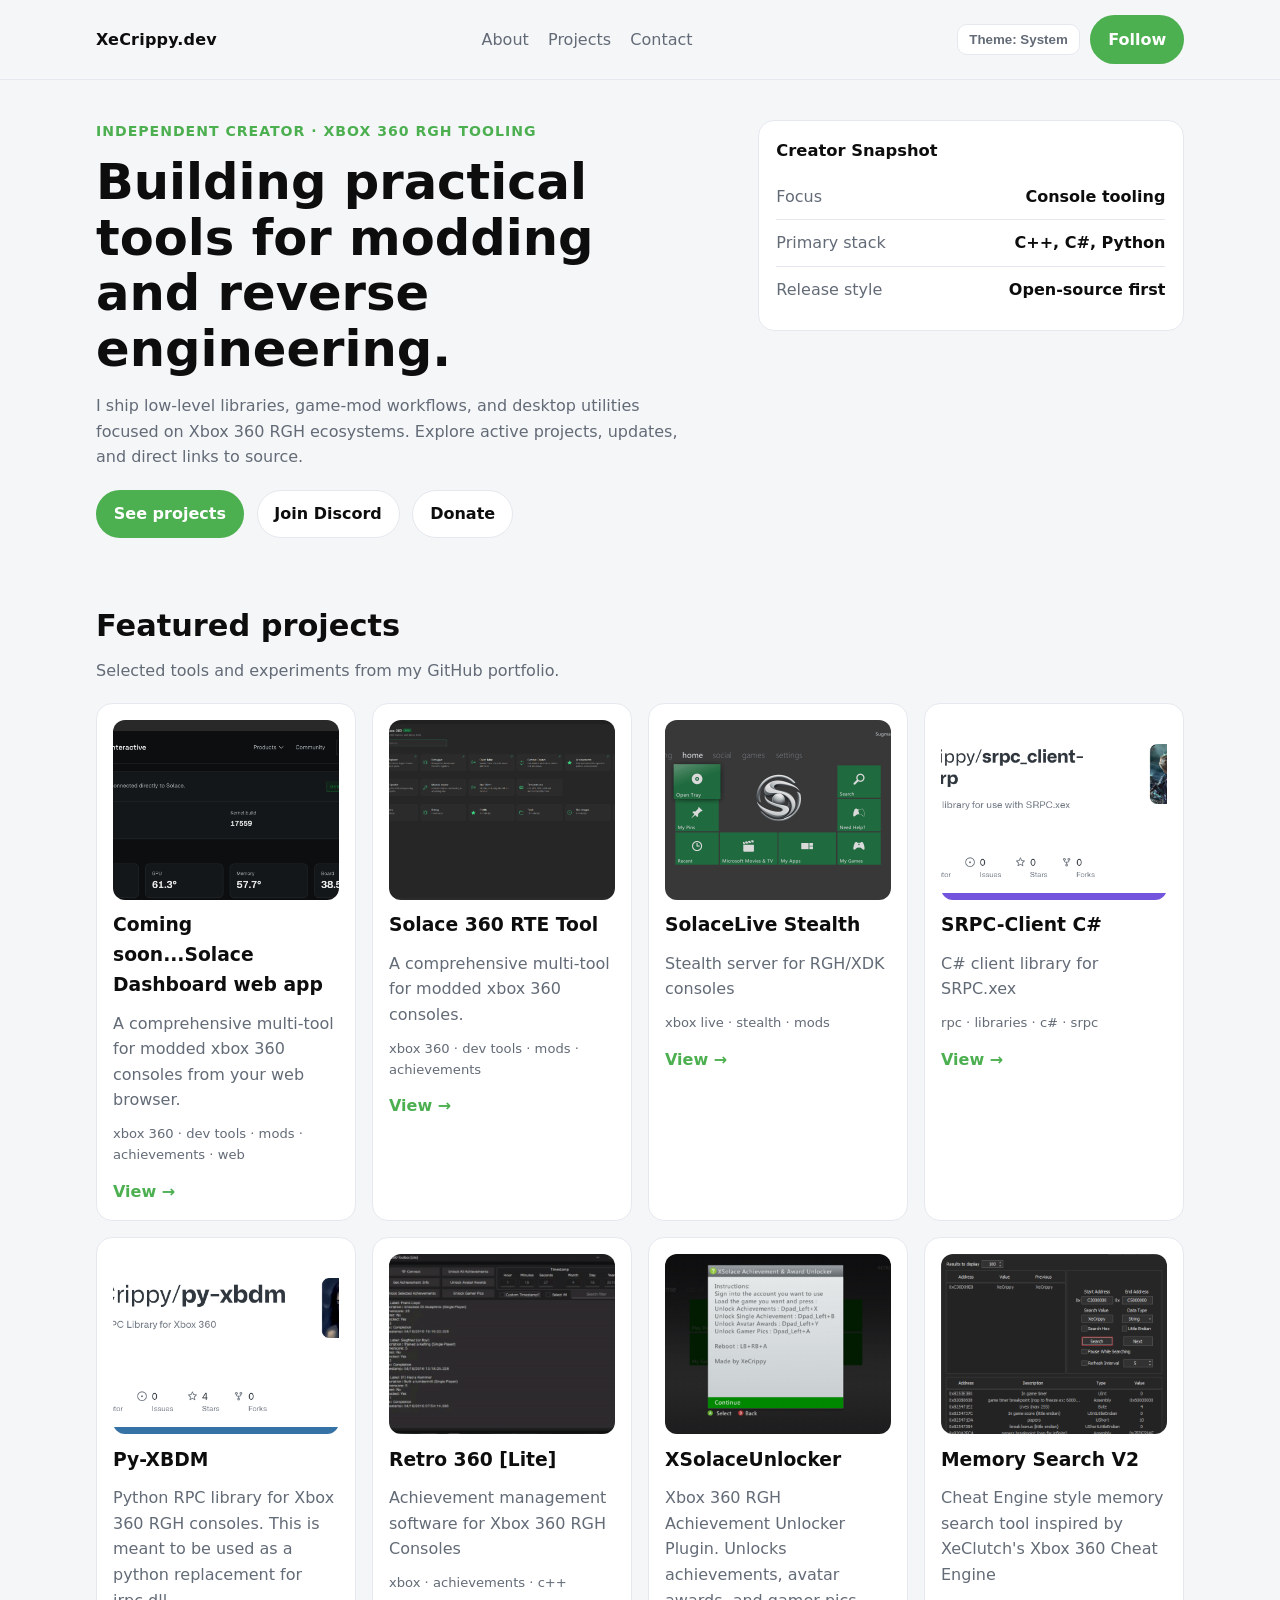
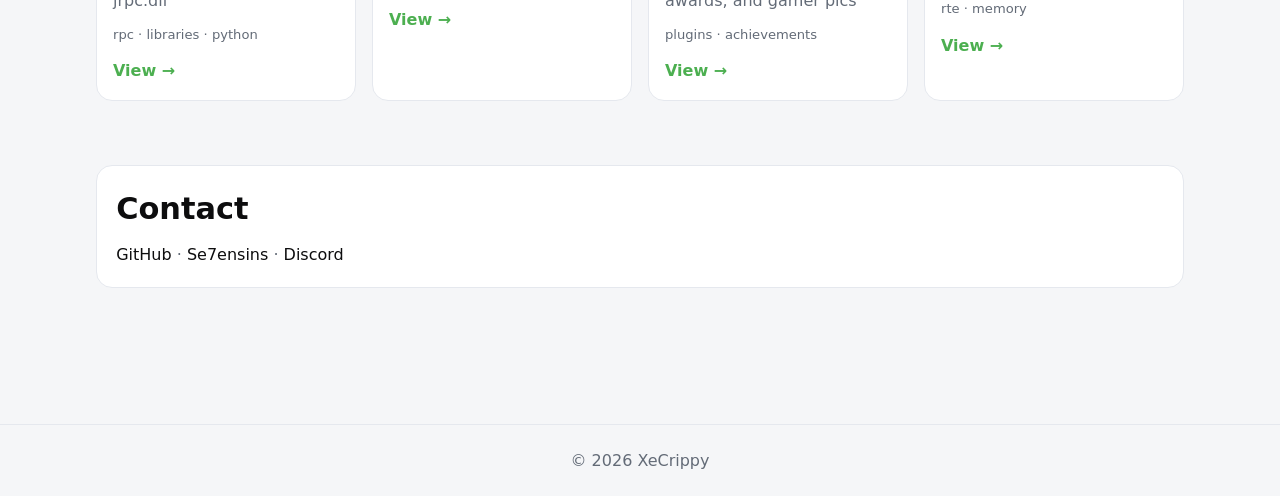
<file: index.html>
<!DOCTYPE html>
<html lang="en">
<head>
  <meta charset="UTF-8" />
  <meta name="viewport" content="width=device-width, initial-scale=1.0" />
  <title>XeCrippy | Portfolio</title>
  <link rel="stylesheet" href="style.css" />
</head>
<body>
  <header class="site-header">
    <nav class="nav">
      <a href="#about" class="brand">XeCrippy.dev</a>
      <ul class="nav-links">
        <li><a href="#about">About</a></li>
        <li><a href="#projects">Projects</a></li>
        <li><a href="#contact">Contact</a></li>
      </ul>
      <div class="nav-actions">
        <button id="themeToggle" class="theme-btn" aria-label="Toggle color theme">Theme</button>
        <a class="btn btn-primary" href="https://github.com/XeCrippy">Follow</a>
      </div>
    </nav>
  </header>

  <main>
    <section id="about" class="hero">
      <div>
        <p class="kicker">Independent creator · Xbox 360 RGH tooling</p>
        <h1>Building practical tools for modding and reverse engineering.</h1>
        <p class="hero-copy">
          I ship low-level libraries, game-mod workflows, and desktop utilities focused on Xbox 360 RGH ecosystems.
          Explore active projects, updates, and direct links to source.
        </p>
        <div class="hero-actions">
          <a class="btn btn-primary" href="#projects">See projects</a>
          <a class="btn btn-secondary" href="https://discord.gg/zrcwjD3FDD">Join Discord</a>
          <a class="btn btn-secondary" href="https://www.patreon.com/posts/one-time-152174625?utm_medium=clipboard_copy&utm_source=copyLink&utm_campaign=postshare_creator&utm_content=join_link">Donate</a>
        </div>
      </div>
      <aside class="hero-panel" aria-label="Creator stats">
        <h2>Creator Snapshot</h2>
        <div class="stat"><span>Focus</span><strong>Console tooling</strong></div>
        <div class="stat"><span>Primary stack</span><strong>C++, C#, Python</strong></div>
        <div class="stat"><span>Release style</span><strong>Open-source first</strong></div>
      </aside>
    </section>
    
    <section id="projects">
      <h2>Featured projects</h2>
      <p class="section-copy">Selected tools and experiments from my GitHub portfolio.</p>
      <div id="projects-grid" class="projects"></div>
    </section>

    <section id="contact" class="contact-card">
      <h2>Contact</h2>
      <p>
        <a href="https://github.com/XeCrippy">GitHub</a> ·
        <a href="https://www.se7ensins.com/members/xecrippy.847964/">Se7ensins</a> ·
        <a href="https://discord.com/users/374604756045266944">Discord</a>
      </p>
    </section>
  </main>

  <footer>
    © <span id="year"></span> XeCrippy
  </footer>

  <script src="script.js"></script>
</body>
</html>
</file>
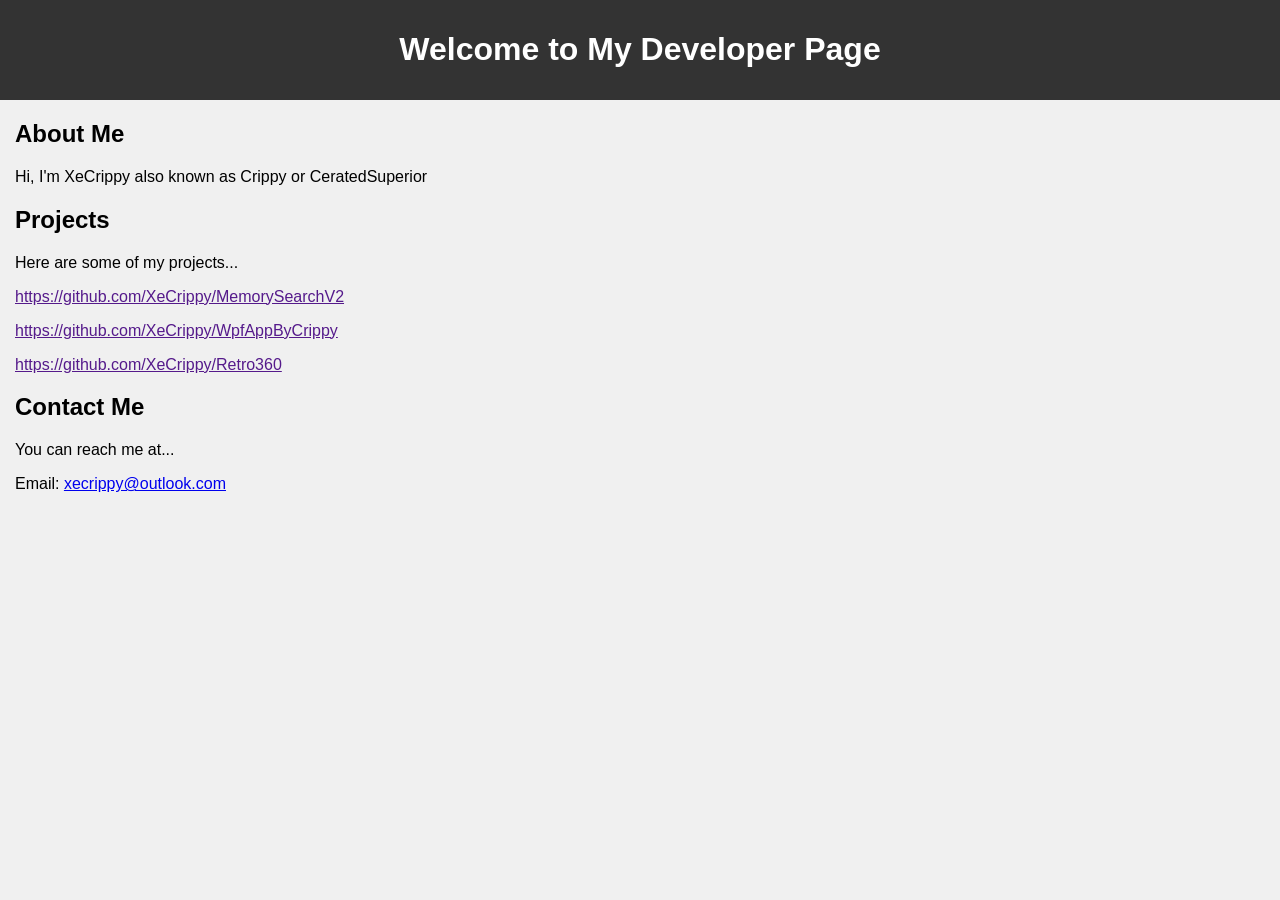
<file: Untitled-4.html>
<!DOCTYPE html>
<html>
<head>
    <title>Your Name - Developer</title>
    <style>
        body {
            font-family: Arial, sans-serif;
            margin: 0;
            padding: 0;
            background-color: #f0f0f0;
        }
        .header {
            background-color: #333;
            color: #fff;
            padding: 10px;
            text-align: center;
        }
        .content {
            margin: 15px;
        }
    </style>
</head>
<body>
    <div class="header">
        <h1>Welcome to My Developer Page</h1>
    </div>
    <div class="content">
        <h2>About Me</h2>
        <p>Hi, I'm XeCrippy also known as Crippy or CeratedSuperior</p>

        <h2>Projects</h2>
        <p>Here are some of my projects...</p>
        <a href=>https://github.com/XeCrippy/MemorySearchV2</a>
        <p><a href=>https://github.com/XeCrippy/WpfAppByCrippy </a></p>
        <p><a href=>https://github.com/XeCrippy/Retro360</a></p>

        <h2>Contact Me</h2>
        <p>You can reach me at...</p>
        <p>Email: <a href="mailto:">xecrippy@outlook.com</a> </p>
            
    </div>
</body>
</html>
</file>
<file: style.css>
:root {
  --accent: #4CAF50;
  --accent-soft: #ffe8e2;
  --bg: #f5f6f8;
  --surface: #ffffff;
  --surface-alt: #f0f2f5;
  --text: #0d0d0e;
  --muted: #636b77;
  --border: #e5e8ee;
}

:root[data-theme="dark"] {
  --accent: #4CAF50;
  --accent-soft: #3d2621;
  --bg: #202020;
  --surface: #2B2B2B;
  --surface-alt: #141821;
  --text: #eef1f6;
  --muted: #a7afbd;
  --border: #2a3140;
}

@media (prefers-color-scheme: dark) {
  :root[data-theme="system"] {
    --accent: #4CAF50;
    --accent-soft: #364e37;
    --bg: #202020;
    --surface: #2B2B2B;
    --surface-alt: #141821;
    --text: #eef1f6;
    --muted: #a7afbd;
    --border: #1f1f1f;
  }
}

* {
  box-sizing: border-box;
  margin: 0;
  padding: 0;
}

body {
  font-family: "Segoe UI", system-ui, -apple-system, BlinkMacSystemFont, sans-serif;
  background: var(--bg);
  color: var(--text);
  line-height: 1.6;
}

a {
  color: inherit;
  text-decoration: none;
}

.site-header {
  position: sticky;
  top: 0;
  z-index: 10;
  background: color-mix(in srgb, var(--bg) 92%, transparent);
  border-bottom: 1px solid var(--border);
  backdrop-filter: blur(8px);
}

.nav {
  max-width: 1120px;
  margin: 0 auto;
  padding: 0.95rem 1rem;
  display: flex;
  align-items: center;
  justify-content: space-between;
  gap: 1rem;
}

.brand {
  font-weight: 800;
  letter-spacing: 0.2px;
}

.nav-links {
  list-style: none;
  display: flex;
  gap: 1.2rem;
  color: var(--muted);
}

.nav-links a:hover {
  color: var(--text);
}

.nav-actions {
  display: flex;
  align-items: center;
  gap: 0.65rem;
}

.theme-btn {
  border: 1px solid var(--border);
  background: var(--surface);
  color: var(--muted);
  border-radius: 10px;
  padding: 0.45rem 0.7rem;
  cursor: pointer;
  font-weight: 600;
}

.theme-btn:hover {
  color: var(--text);
}

.theme-btn:focus-visible,
.btn:focus-visible {
  outline: 2px solid var(--accent);
  outline-offset: 2px;
}

main {
  max-width: 1120px;
  margin: 0 auto;
  padding: 2.5rem 1rem 4.5rem;
}

section {
  margin-bottom: 4rem;
}

.kicker {
  color: var(--accent);
  font-weight: 700;
  font-size: 0.88rem;
  text-transform: uppercase;
  letter-spacing: 0.07em;
  margin-bottom: 0.8rem;
}

.hero {
  display: grid;
  grid-template-columns: 1.2fr 0.8fr;
  gap: 1.4rem;
  align-items: start;
}

.hero h1 {
  font-size: clamp(2rem, 5vw, 3.1rem);
  line-height: 1.12;
  margin-bottom: 1rem;
  max-width: 16ch;
}

.hero-copy {
  color: var(--muted);
  max-width: 58ch;
}

.hero-actions {
  margin-top: 1.25rem;
  display: flex;
  gap: 0.8rem;
  flex-wrap: wrap;
}

.btn {
  display: inline-flex;
  align-items: center;
  justify-content: center;
  border-radius: 999px;
  font-weight: 700;
  padding: 0.65rem 1.05rem;
  border: 1px solid transparent;
}

.btn-primary {
  background: var(--accent);
  color: #fff;
}

.btn-primary:hover {
  filter: brightness(0.95);
}

.btn-secondary {
  border-color: var(--border);
  background: var(--surface);
}

.hero-panel,
.tier-card,
.card,
.contact-card {
  background: var(--surface);
  border: 1px solid var(--border);
  border-radius: 16px;
}

.hero-panel {
  padding: 1.1rem;
}

.hero-panel h2 {
  font-size: 1.02rem;
  margin-bottom: 0.6rem;
}

.stat {
  display: flex;
  justify-content: space-between;
  gap: 1rem;
  padding: 0.62rem 0;
  border-top: 1px solid var(--border);
}

.stat:first-of-type {
  border-top: 0;
}

.stat span {
  color: var(--muted);
}

h2 {
  font-size: clamp(1.35rem, 3vw, 1.9rem);
}

.section-copy {
  color: var(--muted);
  margin-top: 0.45rem;
}

.tiers-grid,
.projects {
  margin-top: 1.2rem;
  display: grid;
  gap: 1rem;
  grid-template-columns: repeat(auto-fit, minmax(245px, 1fr));
}

.tier-card {
  padding: 1.15rem;
}

.tier-card h3 {
  margin-bottom: 0.25rem;
}

.tier-card .price {
  color: var(--accent);
  font-weight: 700;
  margin-bottom: 0.55rem;
}

.tier-card.featured {
  background: linear-gradient(180deg, var(--surface), var(--accent-soft));
}

.card {
  padding: 1rem;
  display: flex;
  flex-direction: column;
  gap: 0.65rem;
}

.card img {
  width: 100%;
  height: 180px;
  object-fit: cover;
  border-radius: 12px;
}

.card p {
  color: var(--muted);
}

.meta {
  color: var(--muted);
  font-size: 0.82rem;
}

.project-link {
  margin-top: 0.2rem;
  color: var(--accent);
  font-weight: 700;
}

.contact-card {
  padding: 1.2rem;
}

.contact-card p {
  margin-top: 0.55rem;
  color: var(--muted);
}

.contact-card a {
  color: var(--text);
}

.contact-card a:hover {
  color: var(--accent);
}

footer {
  border-top: 1px solid var(--border);
  color: var(--muted);
  text-align: center;
  padding: 1.4rem 1rem;
}

@media (max-width: 900px) {
  .hero {
    grid-template-columns: 1fr;
  }

  .nav {
    flex-wrap: wrap;
  }

  .nav-links {
    order: 3;
    width: 100%;
    justify-content: center;
    padding-top: 0.3rem;
  }
}

@media (max-width: 620px) {
  main {
    padding-top: 2rem;
  }

  .card img {
    height: 155px;
  }
}
</file>
